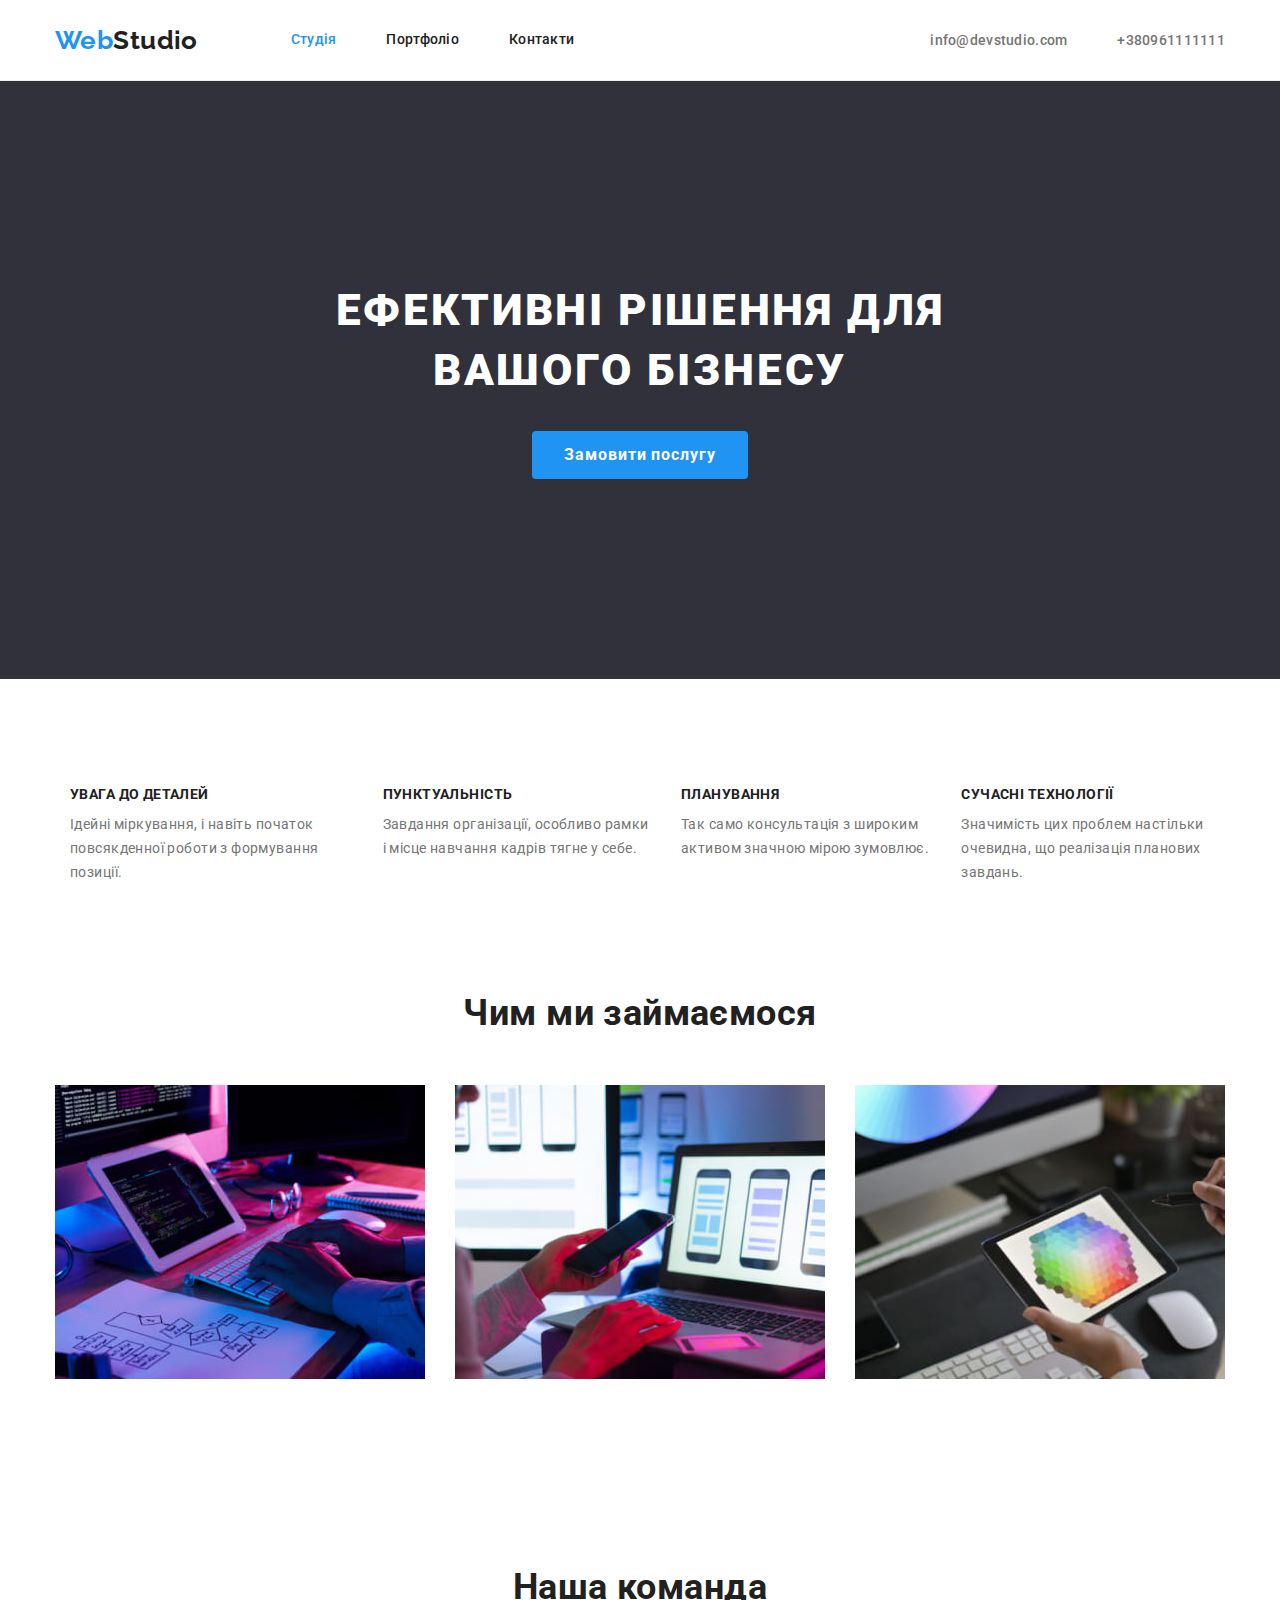
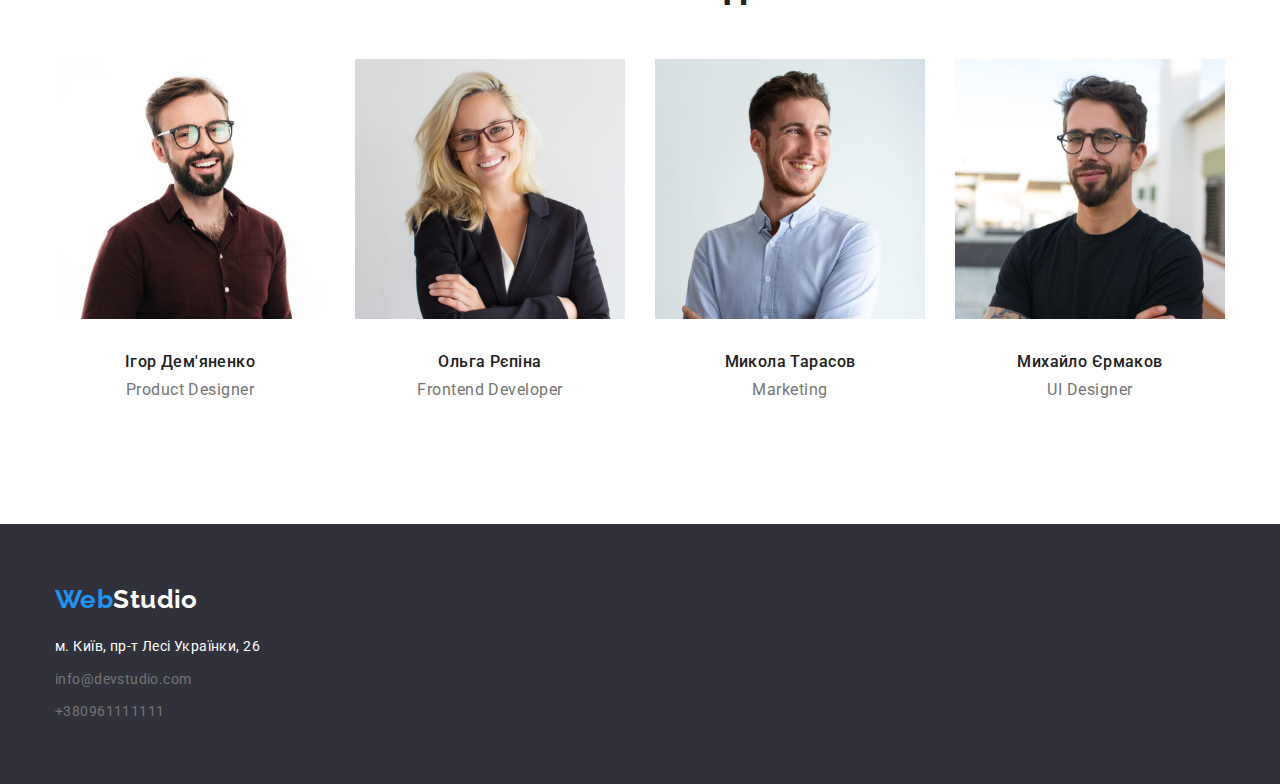
<file: index.html>
<!DOCTYPE html>
<html lang="uk">

<head>
    <meta charset="UTF-8">
    <meta http-equiv="X-UA-Compatible" content="IE=edge">
    <meta name="viewport" content="width=device-width, initial-scale=1.0">
    <title>Webstudio</title>
    <link rel="stylesheet"
        href="https://cdnjs.cloudflare.com/ajax/libs/modern-normalize/1.1.0/modern-normalize.min.css">
    <link rel="preconnect" href="https://fonts.googleapis.com">
    <link rel="preconnect" href="https://fonts.gstatic.com" crossorigin>
    <link
        href="https://fonts.googleapis.com/css2?family=Raleway:wght@700&family=Roboto:wght@400;500;700;900&display=swap"
        rel="stylesheet">
    <link rel="stylesheet" href="./css/styles.css">
</head>

<body class="page">
    <header class="page-header">
        <div class="container">
            <nav class="main-nav">
                <a href="/" class="logo">
                    <span class="colortext">Web</span>Studio
                </a>
                <ul class="site-nav list">
                    <li class="item"><a class="link-current" href="./index.html">Студія</a></li>
                    <li class="item"><a class="link" href="./portfolio.html">Портфоліо</a></li>
                    <li class="item"><a href="link">Контакти</a></li>
                </ul>
                <ul class="adress-nav list">
                    <li class="item"><a class="email" href="mailto:info@devstudio.com">info@devstudio.com</a></li>
                    <li class="item"><a href="tel:+380961111111">+380961111111</a></li>
                </ul>
            </nav>
        </div>
    </header>
    <main>
        <section class="hero">
            <h1 class="hero-title">ЕФЕКТИВНІ РІШЕННЯ ДЛЯ ВАШОГО БІЗНЕСУ</h1>
            <button class="hero-button" type="button">Замовити послугу</button>
        </section>
        <section class="section-features">
            <div class="container">
                <h2 class="section-title">Наші особливості</h2>
                <ul class="features-list">
                    <li class="item">
                        <h3 class="title">УВАГА ДО ДЕТАЛЕЙ</h3>
                        <p class="title-explanation">Ідейні міркування, і навіть початок повсякденної роботи з
                            формування позиції.</p>
                    </li>
                    <li class="item">
                        <h3 class="title">ПУНКТУАЛЬНІСТЬ</h3>
                        <p class="title-explanation">Завдання організації, особливо рамки і місце навчання кадрів
                            тягне у себе.</p>
                    </li>
                    <li class="item">
                        <h3 class="title">ПЛАНУВАННЯ</h3>
                        <p class="title-explanation">Так само консультація з широким активом значною мірою
                            зумовлює.
                        </p>
                    </li>
                    <li class="item">
                        <h3 class="title">СУЧАСНІ ТЕХНОЛОГІЇ</h3>
                        <p class="title-explanation">Значимість цих проблем настільки очевидна, що реалізація
                            планових <br /> завдань.</p>
                    </li>
                </ul>
            </div>
        </section>
        <section class="section-activities">
            <div class="container">
                <h2 class="section-title">Чим ми займаємося</h2>
                <ul class="work-list">
                    <li class="item">
                        <img class="photo-activity" src="./images/keyboard.jpg" alt="клавіатура" width="370"
                            height="294">
                    </li>
                    <li class="item">
                        <img class="photo-activity" src="./images/phone.jpg" alt="телефон" width="370" height="294">
                    </li>
                    <li class="item">
                        <img class="photo-activity" src="./images/tablett.jpg" alt="планшет" width="370" height="294">
                    </li>
                </ul>
            </div>
        </section>
        <section class="section-people-list">
            <div class="container">
                <h2 class="section-title">Наша команда</h2>
                <ul class="people-list">
                    <li class="item">
                        <img class="people-item" src="./images/maninbrownshirt.jpg"
                            alt="чоловік в окулярах та коричневой сорочці" width="270" height="260">
                        <h3 class="title">Ігор Дем'яненко</h3>
                        <p class="title-explanation">Product Designer</p>
                    </li>
                    <li class="item">
                        <img class="people-item" src="./images/woman.jpg" alt="жінка в окулярах" width="270"
                            height="260">
                        <h3 class="title">Ольга Рєпіна</h3>
                        <p class="title-explanation">Frontend Developer</p>
                    </li>
                    <li class="item">
                        <img class="people-item" src="./images/maninblueshirt-2.jpg" alt="чоловік в білій сорочці"
                            width="270" height="260">
                        <h3 class="title">Микола Тарасов</h3>
                        <p class="title-explanation">Marketing</p>
                    </li>
                    <li class="item">
                        <img class="people-item" src="./images/manint-shirt.jpg" alt="чоловік в окулярах та футболці"
                            width="270" height="260">
                        <h3 class="title">Михайло Єрмаков</h3>
                        <p class="title-explanation">UI Designer</p>
                    </li>
                </ul>
            </div>
        </section>
    </main>
    <footer class="adress">
        <div class="container">
            <a href="/" class="logo">
                <span class="colortext">Web</span>Studio
            </a>
            <address>
                <ul class="adress-title list">
                    <li class="office-title">
                        <a href="/">м. Київ, пр-т Лесі Українки, 26</a>
                    </li>
                    <li class="item"><a href="mailto:info@devstudio.com">info@devstudio.com</a></li>
                    <li class="item"><a href=" tel:+380961111111">+380961111111</a></li>
                </ul>
            </address>
        </div>
    </footer>
</body>

</html>
</file>
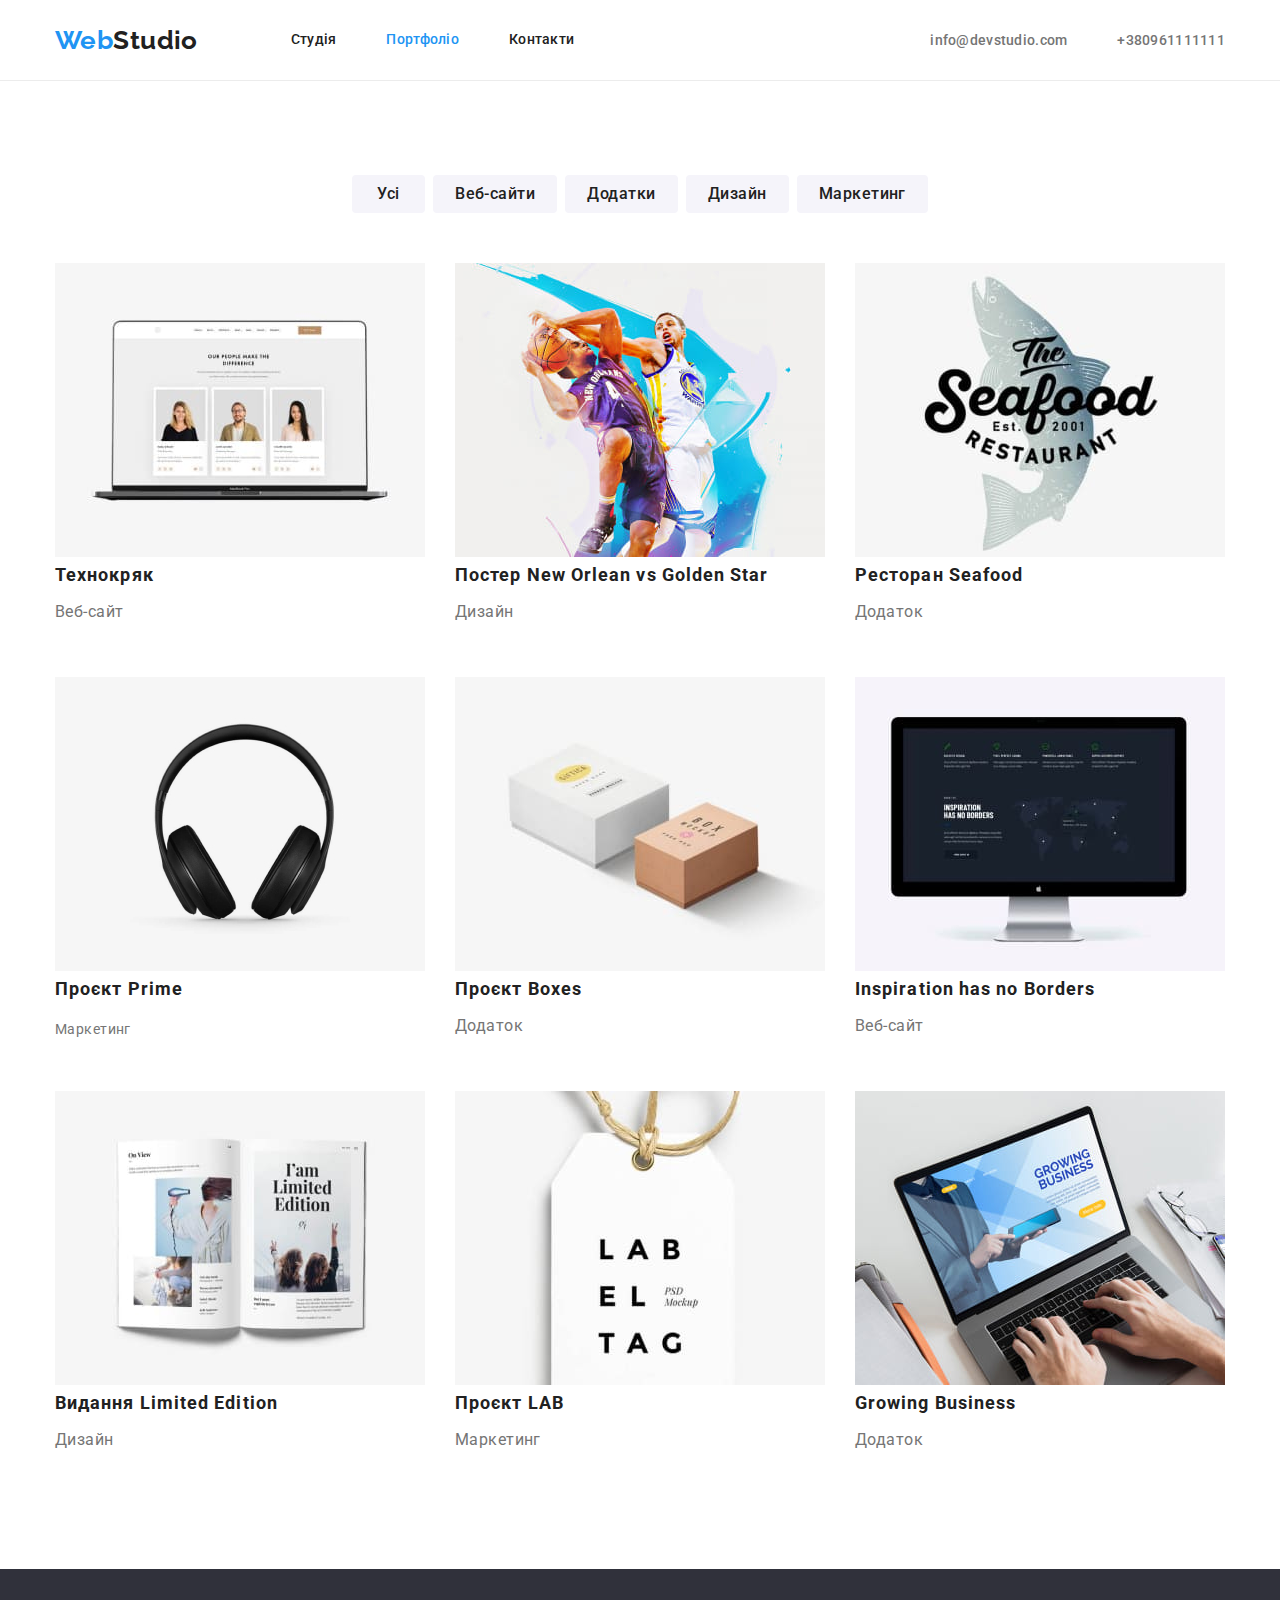
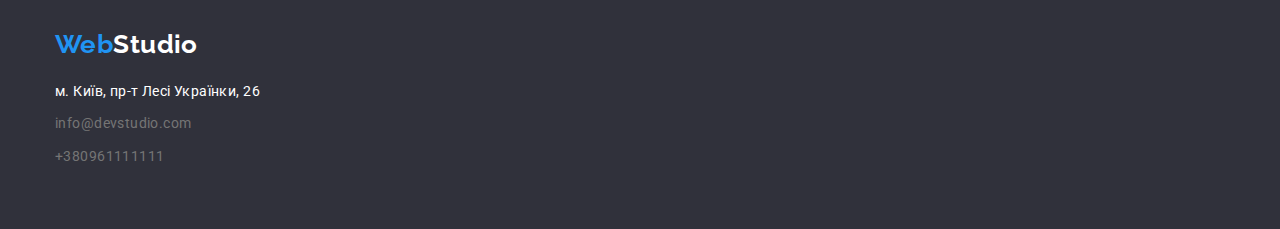
<file: portfolio.html>
<!DOCTYPE html>
<html lang="en">

<head>
    <meta charset="UTF-8">
    <meta http-equiv="X-UA-Compatible" content="IE=edge">
    <meta name="viewport" content="width=device-width, initial-scale=1.0">
    <title>Webstudio</title>
    <link rel="stylesheet"
        href="https://cdnjs.cloudflare.com/ajax/libs/modern-normalize/1.1.0/modern-normalize.min.css">
    <link rel="preconnect" href="https://fonts.googleapis.com">
    <link rel="preconnect" href="https://fonts.gstatic.com" crossorigin>
    <link
        href="https://fonts.googleapis.com/css2?family=Raleway:wght@700&family=Roboto:wght@400;500;700;900&display=swap"
        rel="stylesheet">
    <link rel="stylesheet" href="./css/styles.css">
</head>

<body class="page">
    <header class="page-header">
        <div class="container">
            <nav class="main-nav">
                <a href="/" class="logo">
                    <span class="colortext">Web</span>Studio
                </a>
                <ul class="site-nav list">
                    <li class="item"><a class="link" href="./index.html">Студія</a></li>
                    <li class="item"><a class="link-current" href="./portfolio.html">Портфоліо</a></li>
                    <li class="item"><a href="link">Контакти</a></li>
                </ul>
                <ul class="adress-nav list">
                    <li class="item"><a class="email" href="mailto:info@devstudio.com">info@devstudio.com</a></li>
                    <li class="item"><a href="tel:+380961111111">+380961111111</a></li>
                </ul>
            </nav>
        </div>
    </header>
    <main>
        <section class="main-section">
            <section class="nav-buttons">
                <div class="container">
                    <ul class="nav-list">
                        <li class="item"><button class="current-button" type="button">Усі</button></li>
                        <li class="item"><button class="other-button" type="button">Веб-сайти</button></li>
                        <li class="item"><button class="other-button" type="button">Додатки</button></li>
                        <li class="item"><button class="other-button" type="button">Дизайн</button></li>
                        <li class="item"><button class="other-button" type="button">Маркетинг</button></li>
                    </ul>
                </div>
            </section>
            <section class="nav-portfolio">
                <div class="container">
                    <h1>Наше портфоліо</h1>
                    <ul class="portfolio">
                        <li class="item">
                            <img src="./images/технокряк.jpg" alt="технокряк-2">
                            <div class="item-div">
                                <h2 class="portfolio-title">Технокряк</h2>
                                <p class="portfolio-title-explanation">Веб-сайт</p>
                            </div>
                        </li>
                        <li class="item">
                            <img src="./images/постер.jpg" alt="постер">
                            <div class="item-div">
                                <h2 class="portfolio-title">Постер New Orlean vs Golden Star</h2>
                                <p class="portfolio-title-explanation">Дизайн</p>
                            </div>
                        </li>
                        <li class="item">
                            <img src="./images/ресторан.jpg" alt="ресторан-сіфуд">
                            <div class="item-div">
                                <h2 class="portfolio-title">Ресторан Seafood</h2>
                                <p class="portfolio-title-explanation">Додаток</p>
                            </div>
                        </li>
                        <li class="item">
                            <img src="./images/проект-прайм-.jpg" alt="проєкт-прайм">
                            <div class="item-div">
                                <h2 class="portfolio-title">Проєкт Prime</h2>
                                <p>Маркетинг</p>
                            </div>
                        </li>
                        <li class="item">
                            <img src="./images/проект-бокси.jpg" alt="бокси">
                            <div class="item-div">
                                <h2 class="portfolio-title">Проєкт Boxes</h2>
                                <p class="portfolio-title-explanation">Додаток</p>
                            </div>
                        </li>
                        <li class="item">
                            <img src="./images/вдохновение.jpg" alt="натхнення">
                            <div class="item-div">
                                <h2 class="portfolio-title">Inspiration has no Borders</h2>
                                <p class="portfolio-title-explanation">Веб-сайт</p>
                            </div>
                        </li>
                        <li class="item">
                            <img src="./images/видання.jpg" alt="видання">
                            <div class="item-div">
                                <h2 class="portfolio-title">Видання Limited Edition</h2>
                                <p class="portfolio-title-explanation">Дизайн</p>
                            </div>
                        </li>
                        <li class="item">
                            <img src="./images/проект-лаб.jpg" alt="проєкт-лаб">
                            <div class="item-div">
                                <h2 class="portfolio-title">Проєкт LAB</h2>
                                <p class="portfolio-title-explanation">Маркетинг</p>
                            </div>
                        </li>
                        <li class="item">
                            <img src="./images/business.jpg" alt="бізнес">
                            <div class="item-div">
                                <h2 class="portfolio-title">Growing Business</h2>
                                <p class="portfolio-title-explanation">Додаток</p>
                            </div>
                        </li>
                    </ul>
                </div>
            </section>
        </section>
    </main>
    <footer class="adress">
        <div class="container">
            <a href="/" class="logo">
                <span class="colortext">Web</span>Studio
            </a>
            <address>
                <ul class="adress-title list">
                    <li class="office-title">
                        <a href="/">м. Київ, пр-т Лесі Українки, 26</a>
                    </li>
                    <li class="item"><a href="mailto:info@devstudio.com">info@devstudio.com</a></li>
                    <li class="item"><a href=" tel:+380961111111">+380961111111</a></li>
                </ul>
            </address>
        </div>
    </footer>
</body>

</html>
</file>
<file: css/styles.css>
:root {
  --primary-text-color: rgb(117, 117, 117);
  --accent-text-color: rgb(32, 148, 243);
  --title-text-color: rgb(33, 33, 33);
  --hero-text-color: rgb(255, 255, 255);
  --background-color: rgb(48, 49, 59);
  --additional-color: rgba(255, 255, 255, 0.6);
  --button-color: rgb(245, 244, 250);
  --border-color: rgba(236, 236, 236, 1);
}
body {
  background-color: var(--hero-text-color);
  color: var(--primary-text-color);
  font-family: Roboto, sans-serif;
  letter-spacing: 0.03em;
  font-size: 14px;
}
.list {
  list-style: none;
  padding: 0;
  margin: 0;
}
.logo {
  color: var(--title-text-color);
  text-decoration: none;
  font-family: Raleway, sans-serif;
  font-weight: 700;
  font-size: 26px;
  line-height: 1.19;
}
.logo a:hover,
.logo a:focus {
  color: var(--title-text-color);
}
.logo .colortext {
  color: var(--accent-text-color);
}
.site-nav {
  display: flex;
  margin-left: 93px;
}
.site-nav .item + .item {
  margin-left: 50px;
}
.site-nav a {
  color: var(--title-text-color);
  text-decoration: none;
  display: block;
  padding-top: 32px;
  padding-bottom: 32px;
  font-weight: 500;
  line-height: 1.14;
  letter-spacing: 0.02em;
}
.site-nav .link-current {
  color: var(--accent-text-color);
}
.page-header {
  border-bottom: 1px solid var(--border-color);
}
.page-header .container {
  width: 1200px;
  padding-left: 15px;
  padding-right: 15px;
  margin-left: auto;
  margin-right: auto;
}
.adress-nav {
  display: flex;
  margin-left: auto;
}
.adress-nav .item + .item {
  margin-left: 50px;
}
.adress-nav a {
  color: var(--primary-text-color);
  text-decoration: none;
  font-weight: 500;

  line-height: 1.14;
  letter-spacing: 0.02em;
}
.site-nav :hover,
.site-nav:focus {
  color: var(--accent-text-color);
}
.adress-nav :hover,
.adress-nav :focus {
  color: var(--accent-text-color);
}
.main-nav {
  display: flex;
  align-items: center;
}
.hero {
  background-color: var(--background-color);
  padding-top: 200px;
  padding-bottom: 200px;
  text-align: center;
}
.hero-title {
  color: var(--hero-text-color);
  margin-top: 0;
  width: 696px;
  margin-bottom: 30px;
  font-weight: 900;
  font-size: 44px;
  line-height: 1.36;
  letter-spacing: 0.06em;
  margin-right: auto;
  margin-left: auto;
}
.hero-button {
  cursor: pointer;
  color: var(--hero-text-color);
  background-color: var(--accent-text-color);
  min-width: 216px;
  font-family: inherit;
  padding: 10px 32px;
  font-weight: 700;
  font-size: 16px;
  line-height: 1.8;
  letter-spacing: 0.06em;
  border: 0;
  border-radius: 4px;
}
.section-title {
  color: var(--title-text-color);
  font-weight: 700;
  margin-top: 0;
  margin-bottom: 0;
  font-size: 36px;
  line-height: 1.16;
  text-align: center;
}
.section-features {
  padding-top: 94px;
  padding-bottom: 94px;
}
.section-features .section-title {
  display: none;
}
.section-features .container {
  width: 1200px;
  padding-left: 15px;
  padding-right: 15px;
  margin-left: auto;
  margin-right: auto;
}
.features-list {
  list-style: none;
  display: flex;
  padding-left: 0;
}
.features-list .item + .item {
  margin-left: 30px;
}
.features-list .title {
  color: var(--title-text-color);
  font-weight: 700;
  font-size: 14px;
  line-height: 1.14;
  text-transform: uppercase;
  margin-bottom: 10px;
  margin-top: 0;
}
.features-list .title-explanation {
  color: var(--primary-text-color);
  margin-top: 0;
  margin-bottom: 0;
  line-height: 1.71;
}
.features-list {
  max-width: 1200px;
  padding-left: 15px;
  padding-right: 15px;
  display: flex;
}
.section-activities .section-title {
  margin: 0;
  margin-bottom: 50px;
}
.section-activities {
  margin-bottom: 94px;
  padding-top: 0;
}
.section-activities .container {
  max-width: 1200px;
  padding-left: 15px;
  padding-right: 15px;
  margin-left: auto;
  margin-right: auto;
  display: block;
}
.work-list {
  list-style: none;
  display: flex;
  padding-left: 0;
  padding-right: 0;
  padding-top: 0;
  margin: 0;
}
.work-list .item {
  width: 370px;
}
.work-list .item + .item {
  margin-left: 30px;
}
.photo-activity {
  display: block;
  max-width: 100%;
  height: auto;
}
.section-people-list {
  padding-bottom: 94px;
  padding-top: 94px;
}
.section-people-list .container {
  max-width: 1200px;
  padding-left: 15px;
  padding-right: 15px;
  margin-left: auto;
  margin-right: auto;
}
.section-people-list h2 {
  margin-bottom: 50px;
}
.people-list .title {
  color: var(--title-text-color);
  list-style: none;
  font-weight: 500;
  font-size: 16px;
  line-height: 1.19;
  text-align: center;
  margin-top: 0;
  margin-bottom: 0;
  display: block;
  margin-bottom: 10px;
}
.people-list {
  display: flex;
  flex-wrap: wrap;
  list-style: none;
  padding-left: 0;
  margin-top: 0;
  margin-bottom: 0;
}
.people-list .item + .item {
  margin-left: 30px;
}
.people-list li img {
  margin-bottom: 30px;
}
.people-list .title-explanation {
  font-size: 16px;
  line-height: 1.18;
  text-align: center;
  letter-spacing: 0.03em;
  margin-bottom: 30px;
  margin-top: 0;
}
.adress {
  background-color: var(--background-color);
  padding-top: 60px;
  padding-bottom: 60px;
}
.adress .container {
  width: 1200px;
  padding-left: 15px;
  padding-right: 15px;
  margin-left: auto;
  margin-right: auto;
}
.adress .logo a {
  text-decoration: none;
}
.adress .logo {
  color: var(--hero-text-color);
  margin-bottom: 20px;
  display: block;
}
.adress-title a {
  color: var(--primary-text-color);
  text-decoration: none;
  list-style: none;
  font-style: normal;
  line-height: 1.71;
}
.adress-title .item {
  margin-top: 9px;
}
.office-title a {
  color: var(--hero-text-color);
}
.adress-title :hover,
.adress-title:focus {
  color: var(--accent-text-color);
}
.portfolio .portfolio-title {
  color: var(--title-text-color);
  font-weight: 700;
  font-size: 18px;
  line-height: 2;
  letter-spacing: 0.06em;
}
.portfolio .portfolio-title-explanation {
  color: var(--primary-text-color);

  font-size: 16px;
  line-height: 1.87;
}
.nav-list {
  list-style: none;
  padding: 0;
  margin: 0;
}
.nav-list .other-button:hover,
.nav-list .other-button:focus {
  background-color: var(--accent-text-color);
  color: var(--hero-text-color);
}
.nav-buttons .container {
  width: 1200px;
  padding-left: 15px;
  padding-right: 15px;
  margin-left: auto;
  margin-right: auto;
}
.nav-buttons .nav-list {
  display: flex;
  margin-bottom: 50px;
  align-items: center;
  padding-left: 0;
  justify-content: center;
  text-align: center;
}
.nav-list .item + .item {
  margin-left: 8px;
}
.nav-list .other-button {
  cursor: pointer;
  padding: 6px 22px;
  font-family: inherit;
  font-weight: 500;
  font-size: 16px;
  border: 0;
  border-radius: 4px;
  line-height: 1.62;
  min-width: 73px;
  min-height: 6px;
  text-align: center;
  letter-spacing: 0.03em;
  background-color: var(--button-color);
  color: var(--title-text-color);
}
.current-button {
  cursor: pointer;
  font-family: inherit;
  font-weight: 500;
  padding: 6px 25px;
  font-size: 16px;
  border-radius: 4px;
  min-height: 6px;
  border: 0;
  line-height: 1.62;
  text-align: center;
  letter-spacing: 0.03em;
  background-color: var(--button-color);
  color: var(--title-text-color);
  min-width: 73px;
}
.current-button:hover,
.current-button:focus {
  background-color: var(--accent-text-color);
  color: var(--hero-text-color);
}
.nav-portfolio .container {
  width: 1200px;
  padding-left: 15px;
  padding-right: 15px;
  margin-left: auto;
  margin-right: auto;
}
.portfolio {
  display: block;
  margin-top: 50px;
}
.nav-portfolio h1 {
  display: none;
}
.nav-portfolio .item:nth-child(3n) {
  margin-right: 0;
}
.portfolio {
  list-style: none;
  display: flex;
  padding-left: 0;
  padding-right: 0;
  flex-wrap: wrap;
  margin-bottom: 0;
  margin-top: 0;
  gap: 30px;
}
.portfolio .portfolio-title-explanation {
  margin-top: 4px;
  margin-bottom: 20px;
}
.portfolio-title {
  padding-top: 0;
  padding-bottom: 0;
  margin-bottom: 0;
}
.portfolio img {
  display: block;
  max-width: 100%;
  height: auto;
}
.portfolio .item {
  width: 370px;
}
.people-item {
  width: 270px;
  padding-left: 0;
  padding-right: 0;
}
.photo-activity {
  width: 370px;
}
h1 {
  margin: 0;
}
h2 {
  margin: 0;
}
h3 {
  margin: 0;
}
.item-div {
  padding-left: 0;
  padding-right: 0;
  padding-top: 0;
  padding-bottom: 0;
  border-left: 0;
  border-right: 0;
  border-bottom: 0;
}
.main-section {
  padding-top: 94px;
  padding-bottom: 94px;
}
</file>
